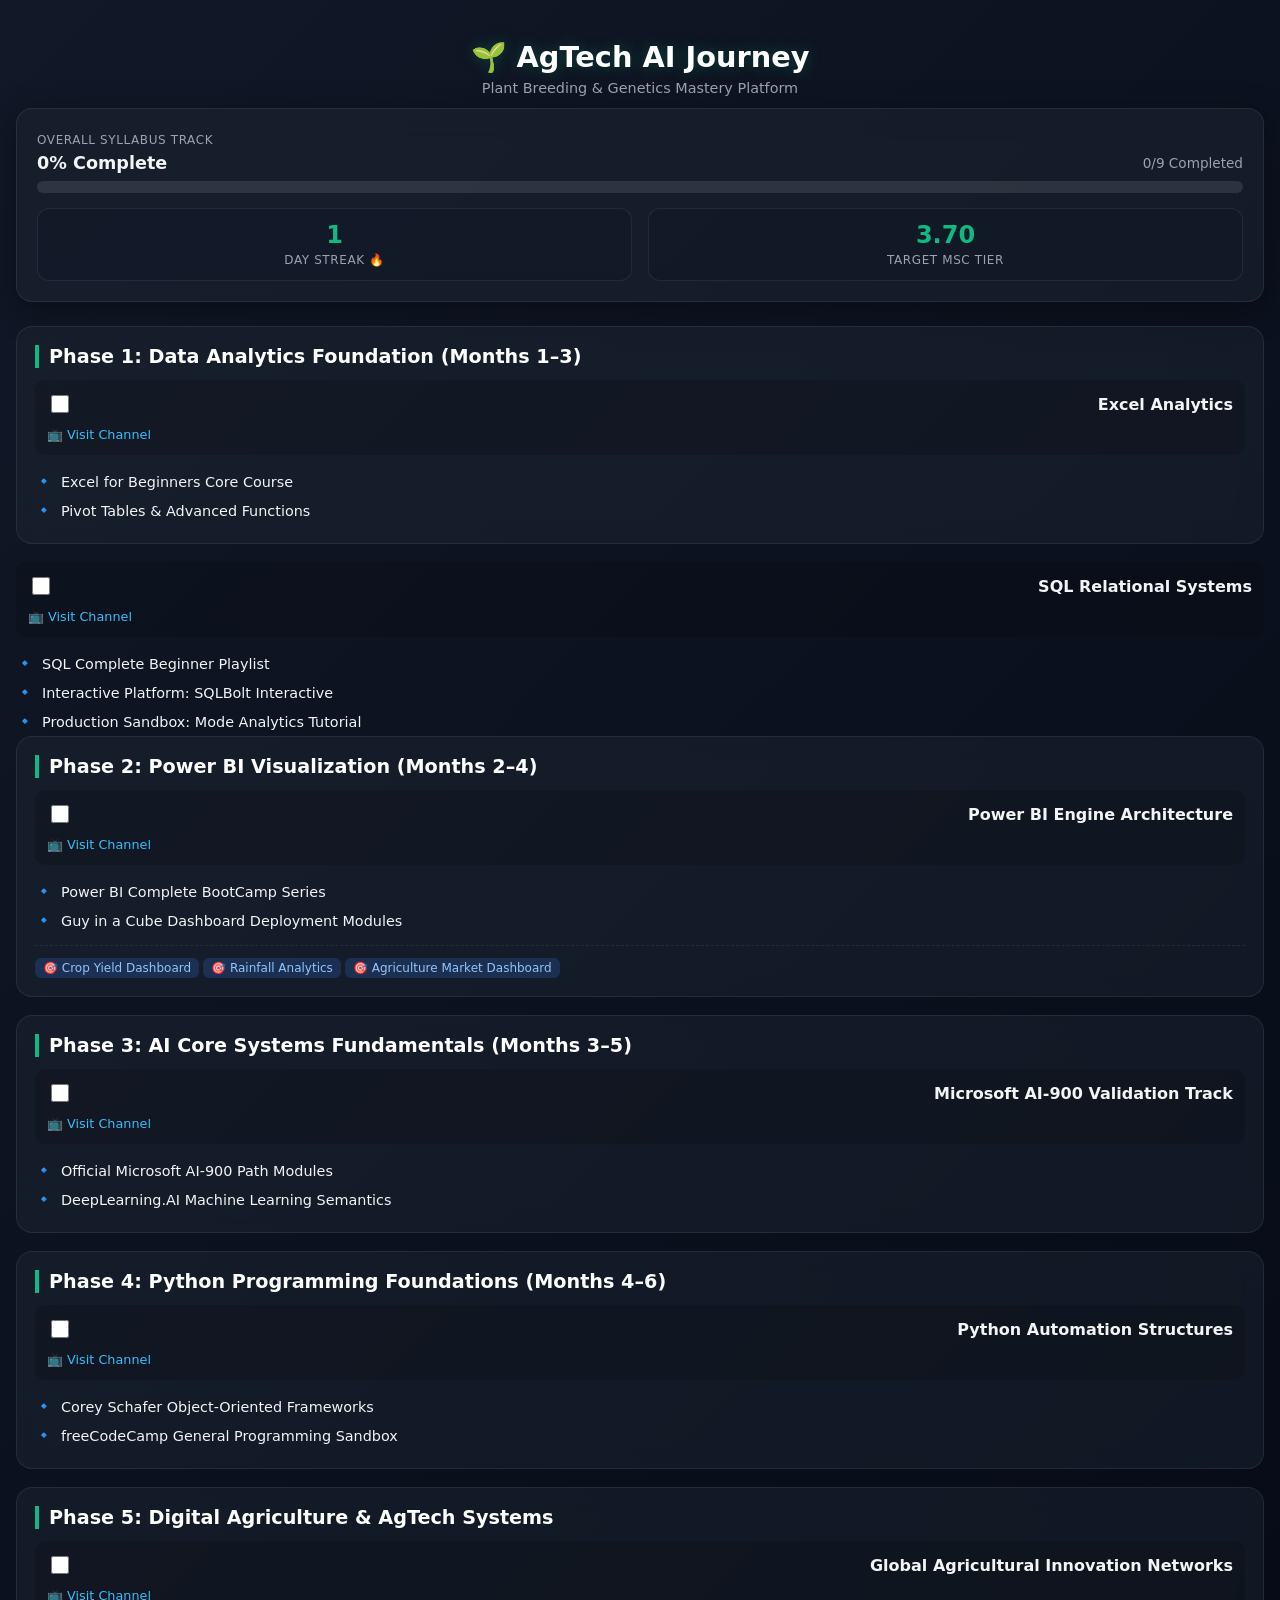
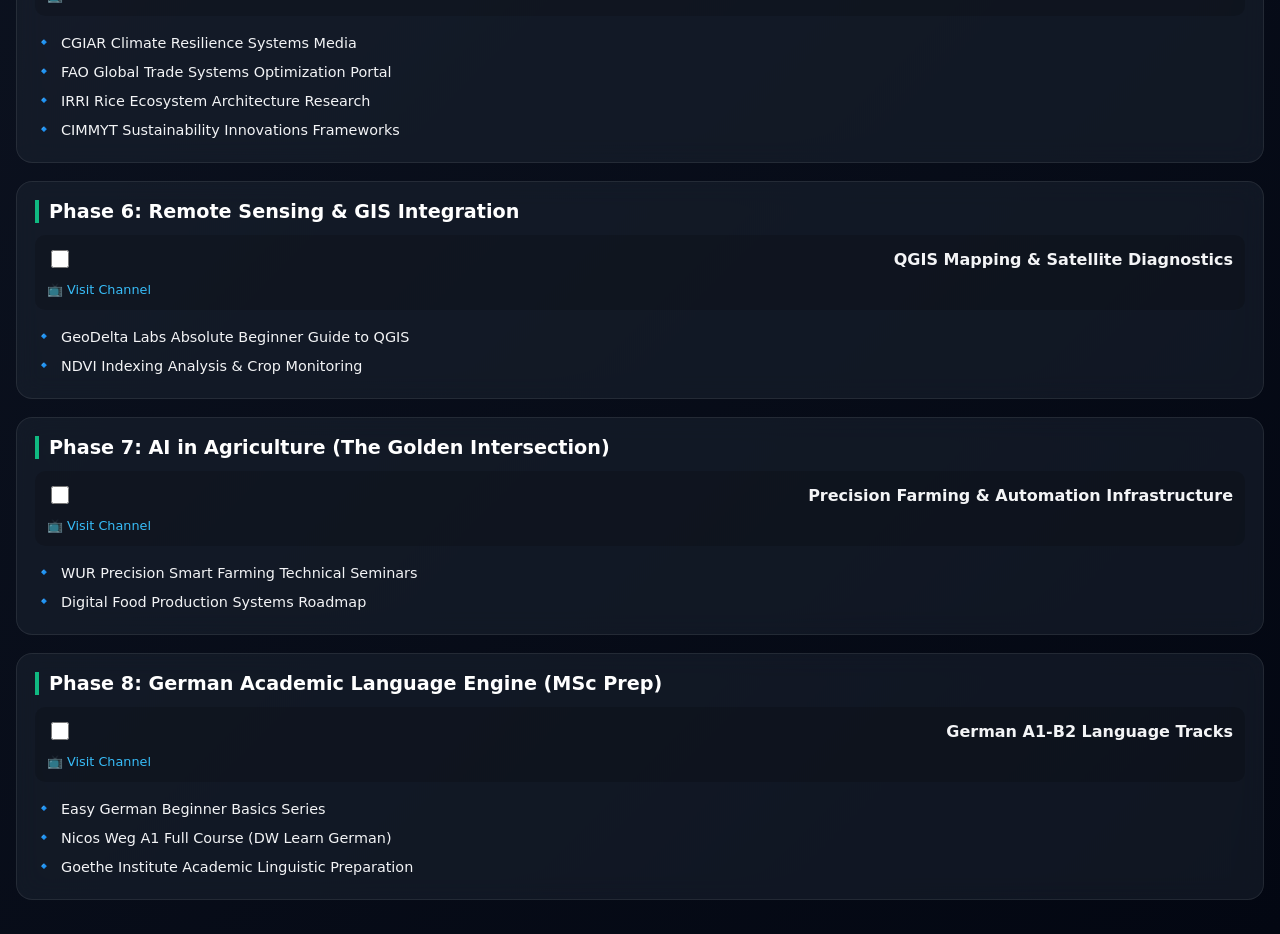
<file: index.html>
<!DOCTYPE html>
<html lang="en">
<head>
    <meta charset="UTF-8">
    <meta name="viewport" content="width=device-width, initial-scale=1.0">
    <title>AgTech AI Journey Tracker</title>
    <link rel="manifest" href="manifest.json">
    <meta name="theme-color" content="#111827">
    <style>
        :root {
            --bg-gradient: linear-gradient(135deg, #111827 0%, #030712 100%);
            --panel-glass: rgba(31, 41, 55, 0.45);
            --border-glass: rgba(255, 255, 255, 0.08);
            --accent-glow: #10b981;
            --text-main: #f3f4f6;
            --text-muted: #9ca3af;
            --link-neon: #38bdf8;
        }

        body {
            font-family: system-ui, -apple-system, BlinkMacSystemFont, 'Segoe UI', Roboto, sans-serif;
            background: var(--bg-gradient);
            color: var(--text-main);
            margin: 0;
            padding: 16px;
            min-height: 100vh;
        }

        header {
            text-align: center;
            padding: 24px 0 12px 0;
        }

        header h1 {
            font-size: 1.8rem;
            color: #ffffff;
            margin: 0 0 6px 0;
            text-shadow: 0 0 15px rgba(16, 185, 129, 0.3);
        }

        header p {
            color: var(--text-muted);
            margin: 0;
            font-size: 0.9rem;
        }

        /* Dashboard UI Component */
        .dashboard-card {
            background: var(--panel-glass);
            backdrop-filter: blur(16px);
            -webkit-backdrop-filter: blur(16px);
            border: 1px solid var(--border-glass);
            border-radius: 16px;
            padding: 20px;
            margin-bottom: 24px;
            box-shadow: 0 8px 32px 0 rgba(0, 0, 0, 0.37);
        }

        .dashboard-grid {
            display: grid;
            grid-template-columns: 1fr 1fr;
            gap: 16px;
            margin-top: 15px;
        }

        .metric-box {
            background: rgba(17, 24, 39, 0.6);
            border: 1px solid var(--border-glass);
            border-radius: 12px;
            padding: 12px;
            text-align: center;
        }

        .metric-val {
            font-size: 1.5rem;
            font-weight: 700;
            color: var(--accent-glow);
            display: block;
        }

        .metric-lbl {
            font-size: 0.75rem;
            color: var(--text-muted);
            text-transform: uppercase;
            letter-spacing: 0.05em;
        }

        .progress-container {
            background: rgba(255, 255, 255, 0.1);
            border-radius: 10px;
            height: 12px;
            width: 100%;
            margin-top: 8px;
            overflow: hidden;
        }

        .progress-bar {
            background: linear-gradient(90deg, #10b981, #3b82f6);
            width: 0%;
            height: 100%;
            transition: width 0.4s ease;
        }

        /* Roadmap Phase Component Container */
        .phase-card {
            background: var(--panel-glass);
            backdrop-filter: blur(12px);
            -webkit-backdrop-filter: blur(12px);
            border: 1px solid var(--border-glass);
            border-radius: 16px;
            padding: 18px;
            margin-bottom: 18px;
        }

        .phase-title {
            font-size: 1.2rem;
            margin: 0 0 12px 0;
            color: #ffffff;
            border-left: 4px solid var(--accent-glow);
            padding-left: 10px;
        }

        .topic-wrapper {
            background: rgba(0, 0, 0, 0.15);
            border-radius: 10px;
            padding: 12px;
            margin-bottom: 12px;
        }

        .topic-header {
            display: flex;
            align-items: center;
            justify-content: space-between;
            margin-bottom: 8px;
        }

        .topic-identity {
            display: flex;
            align-items: center;
            gap: 10px;
        }

        .topic-title {
            font-weight: 600;
            margin: 0;
            font-size: 1rem;
        }

        .channel-anchor {
            color: var(--link-neon);
            text-decoration: none;
            font-size: 0.8rem;
        }

        .resource-list {
            list-style: none;
            padding: 0;
            margin: 0;
        }

        .resource-item {
            display: flex;
            align-items: center;
            gap: 8px;
            padding: 6px 0;
            font-size: 0.9rem;
        }

        .resource-link {
            color: var(--text-main);
            text-decoration: none;
            transition: color 0.2s;
        }

        .resource-link:hover {
            color: var(--link-neon);
        }

        .milestone-container {
            margin-top: 10px;
            border-top: 1px dashed var(--border-glass);
            padding-top: 8px;
        }

        .milestone-tag {
            display: inline-block;
            background: rgba(59, 130, 246, 0.2);
            color: #93c5fd;
            padding: 3px 8px;
            border-radius: 6px;
            font-size: 0.75rem;
            margin: 4px 4px 0 0;
        }

        /* Checkbox Custom Inputs Styling */
        input[type="checkbox"] {
            accent-color: var(--accent-glow);
            width: 18px;
            height: 18px;
            cursor: pointer;
        }
    </style>
</head>
<body>

    <header>
        <h1>🌱 AgTech AI Journey</h1>
        <p>Plant Breeding & Genetics Mastery Platform</p>
    </header>

    <!-- Catchy Status Dashboard Section -->
    <div class="dashboard-card">
        <span class="metric-lbl">Overall Syllabus Track</span>
        <div style="display:flex; justify-content:space-between; align-items:center; margin-top:5px;">
            <span id="progress-text-pct" style="font-weight:700; font-size:1.1rem;">0% Complete</span>
            <span id="progress-fraction" style="color:var(--text-muted); font-size:0.85rem;">0/0 Completed</span>
        </div>
        <div class="progress-container">
            <div id="main-progress-bar" class="progress-bar"></div>
        </div>
        
        <div class="dashboard-grid">
            <div class="metric-box">
                <span class="metric-val" id="streak-count">1</span>
                <span class="metric-lbl">Day Streak 🔥</span>
            </div>
            <div class="metric-box">
                <span class="metric-val">3.70</span>
                <span class="metric-lbl">Target MSc Tier</span>
            </div>
        </div>
    </div>

    <!-- Active Interface Engine Node Placement -->
    <div id="dynamic-pipeline-container"></div>

    <script src="ai_studio_code.js"></script>
    <script>
        if ('serviceWorker' in navigator) {
            window.addEventListener('load', () => {
                navigator.serviceWorker.register('service-worker.js')
                    .then(reg => console.log('S23 Ultra PWA Engine Initialized.', reg))
                    .catch(err => console.error('Service Worker Registry Interrupted.', err));
            });
        }
    </script>
</body>
</html>
</file>
